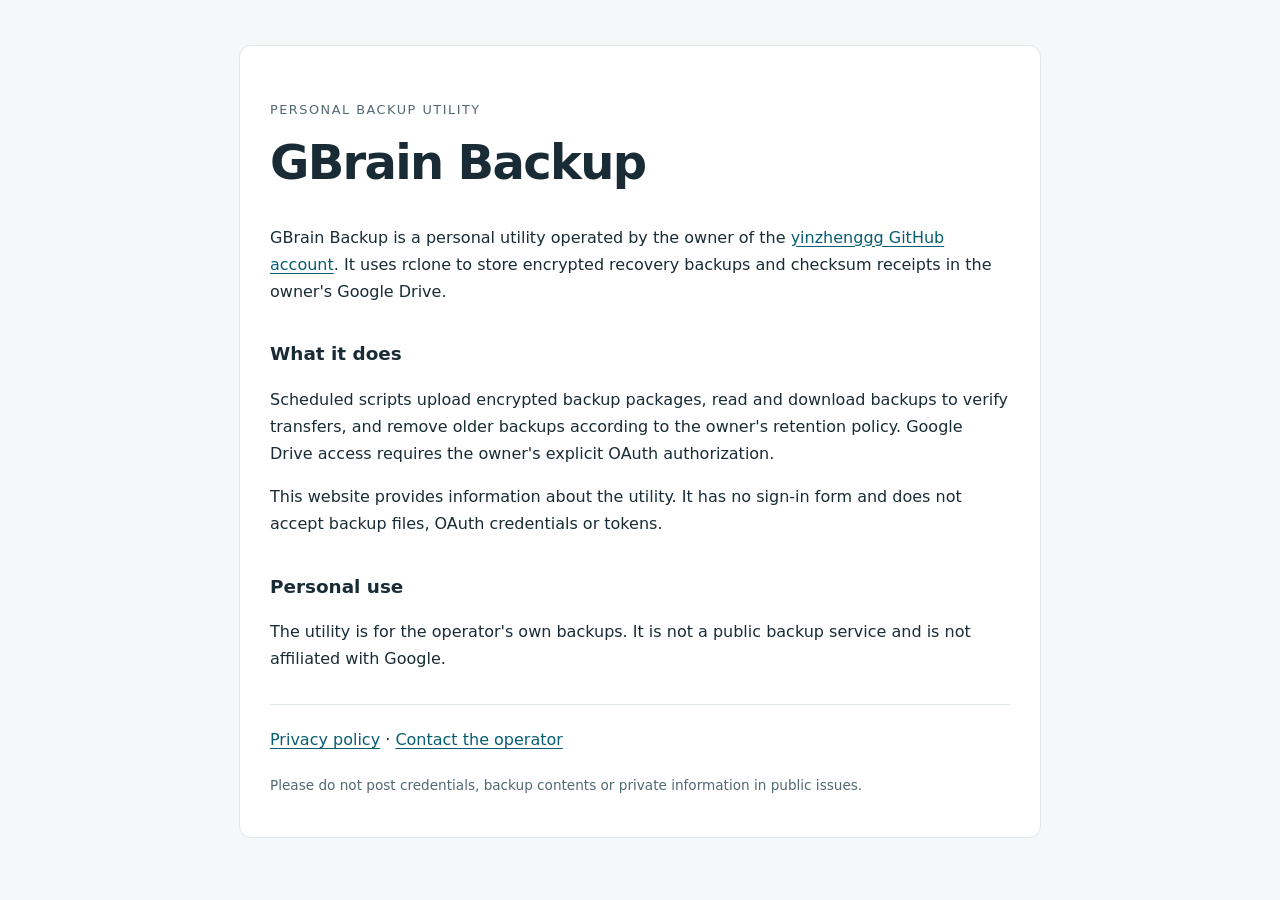
<file: index.html>
<!doctype html>
<html lang="en">
<meta charset="utf-8">
<meta name="viewport" content="width=device-width, initial-scale=1">
<title>GBrain Backup</title>
<link rel="stylesheet" href="style.css">
<main>
  <p class="eyebrow">Personal backup utility</p>
  <h1>GBrain Backup</h1>
  <p>GBrain Backup is a personal utility operated by the owner of the <a href="https://github.com/yinzhenggg">yinzhenggg GitHub account</a>. It uses rclone to store encrypted recovery backups and checksum receipts in the owner's Google Drive.</p>
  <h2>What it does</h2>
  <p>Scheduled scripts upload encrypted backup packages, read and download backups to verify transfers, and remove older backups according to the owner's retention policy. Google Drive access requires the owner's explicit OAuth authorization.</p>
  <p>This website provides information about the utility. It has no sign-in form and does not accept backup files, OAuth credentials or tokens.</p>
  <h2>Personal use</h2>
  <p>The utility is for the operator's own backups. It is not a public backup service and is not affiliated with Google.</p>
  <nav aria-label="Information"><a href="privacy.html">Privacy policy</a> · <a href="https://github.com/yinzhenggg/gbrain-backup/issues">Contact the operator</a></nav>
  <footer>Please do not post credentials, backup contents or private information in public issues.</footer>
</main>
</html>
</file>
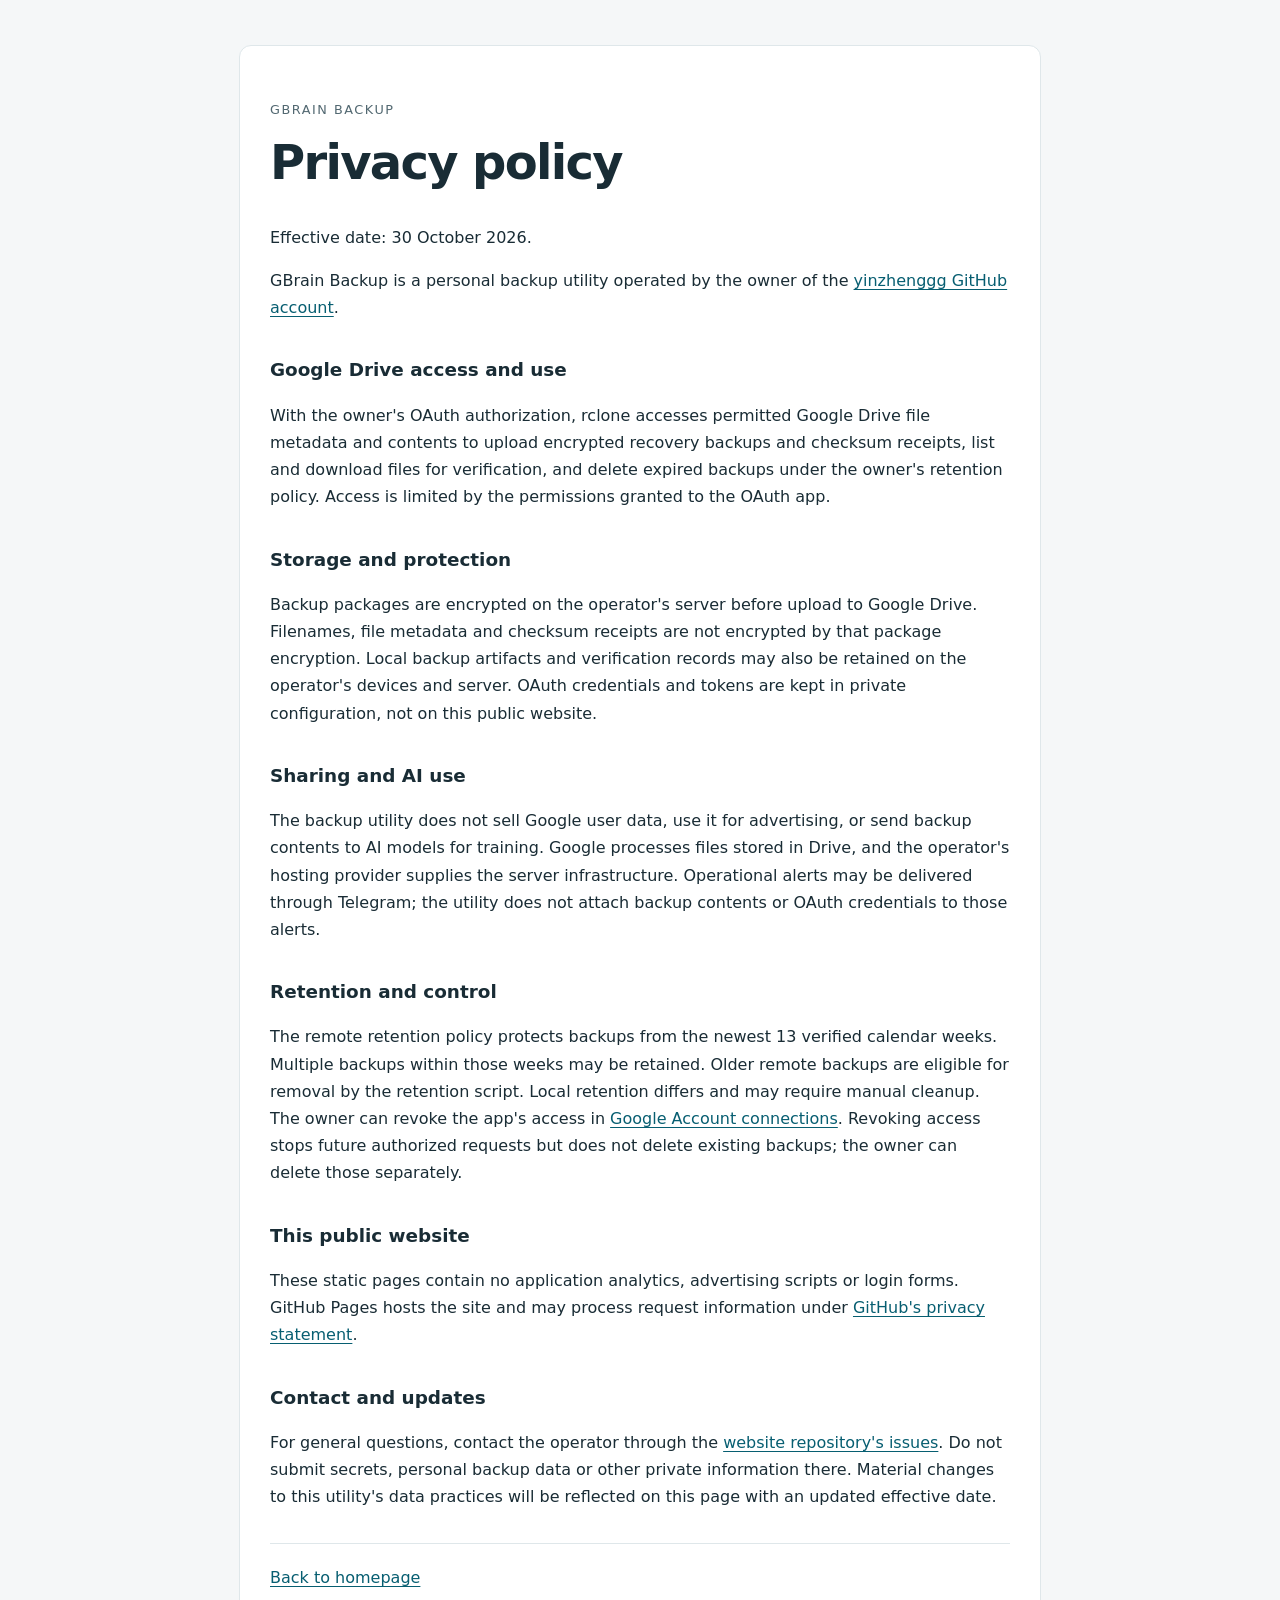
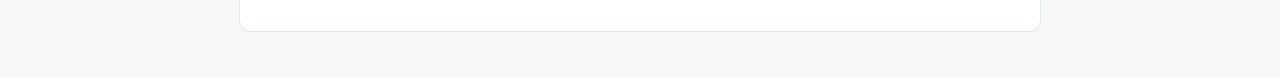
<file: privacy.html>
<!doctype html>
<html lang="en">
<meta charset="utf-8">
<meta name="viewport" content="width=device-width, initial-scale=1">
<title>Privacy policy · GBrain Backup</title>
<link rel="stylesheet" href="style.css">
<main>
  <p class="eyebrow">GBrain Backup</p>
  <h1>Privacy policy</h1>
  <p>Effective date: 30 October 2026.</p>
  <p>GBrain Backup is a personal backup utility operated by the owner of the <a href="https://github.com/yinzhenggg">yinzhenggg GitHub account</a>.</p>
  <h2>Google Drive access and use</h2>
  <p>With the owner's OAuth authorization, rclone accesses permitted Google Drive file metadata and contents to upload encrypted recovery backups and checksum receipts, list and download files for verification, and delete expired backups under the owner's retention policy. Access is limited by the permissions granted to the OAuth app.</p>
  <h2>Storage and protection</h2>
  <p>Backup packages are encrypted on the operator's server before upload to Google Drive. Filenames, file metadata and checksum receipts are not encrypted by that package encryption. Local backup artifacts and verification records may also be retained on the operator's devices and server. OAuth credentials and tokens are kept in private configuration, not on this public website.</p>
  <h2>Sharing and AI use</h2>
  <p>The backup utility does not sell Google user data, use it for advertising, or send backup contents to AI models for training. Google processes files stored in Drive, and the operator's hosting provider supplies the server infrastructure. Operational alerts may be delivered through Telegram; the utility does not attach backup contents or OAuth credentials to those alerts.</p>
  <h2>Retention and control</h2>
  <p>The remote retention policy protects backups from the newest 13 verified calendar weeks. Multiple backups within those weeks may be retained. Older remote backups are eligible for removal by the retention script. Local retention differs and may require manual cleanup. The owner can revoke the app's access in <a href="https://myaccount.google.com/connections">Google Account connections</a>. Revoking access stops future authorized requests but does not delete existing backups; the owner can delete those separately.</p>
  <h2>This public website</h2>
  <p>These static pages contain no application analytics, advertising scripts or login forms. GitHub Pages hosts the site and may process request information under <a href="https://docs.github.com/en/site-policy/privacy-policies/github-general-privacy-statement">GitHub's privacy statement</a>.</p>
  <h2>Contact and updates</h2>
  <p>For general questions, contact the operator through the <a href="https://github.com/yinzhenggg/gbrain-backup/issues">website repository's issues</a>. Do not submit secrets, personal backup data or other private information there. Material changes to this utility's data practices will be reflected on this page with an updated effective date.</p>
  <nav aria-label="Information"><a href="index.html">Back to homepage</a></nav>
</main>
</html>
</file>
<file: style.css>
:root{color-scheme:light;font-family:system-ui,-apple-system,BlinkMacSystemFont,"Segoe UI",sans-serif;color:#192c35;background:#f5f7f8;line-height:1.7}body{margin:0}main{max-width:740px;margin:5vh auto;padding:40px 30px;background:white;border:1px solid #dfe7ea;border-radius:12px}h1{font-size:clamp(2rem,6vw,3rem);line-height:1.15;letter-spacing:-.035em;margin:.3em 0 .7em}h2{font-size:1.15rem;margin-top:1.8em}a{color:#075e71;text-underline-offset:3px}.eyebrow{font-size:.8rem;text-transform:uppercase;letter-spacing:.12em;color:#526871}nav{margin-top:2em;padding-top:1.3em;border-top:1px solid #dfe7ea}footer{font-size:.85rem;color:#526871;margin-top:1.5em}a:focus-visible{outline:3px solid #e8ac37;outline-offset:3px}@media(max-width:600px){main{margin:0;border:0;border-radius:0;padding:28px 22px}}
</file>
